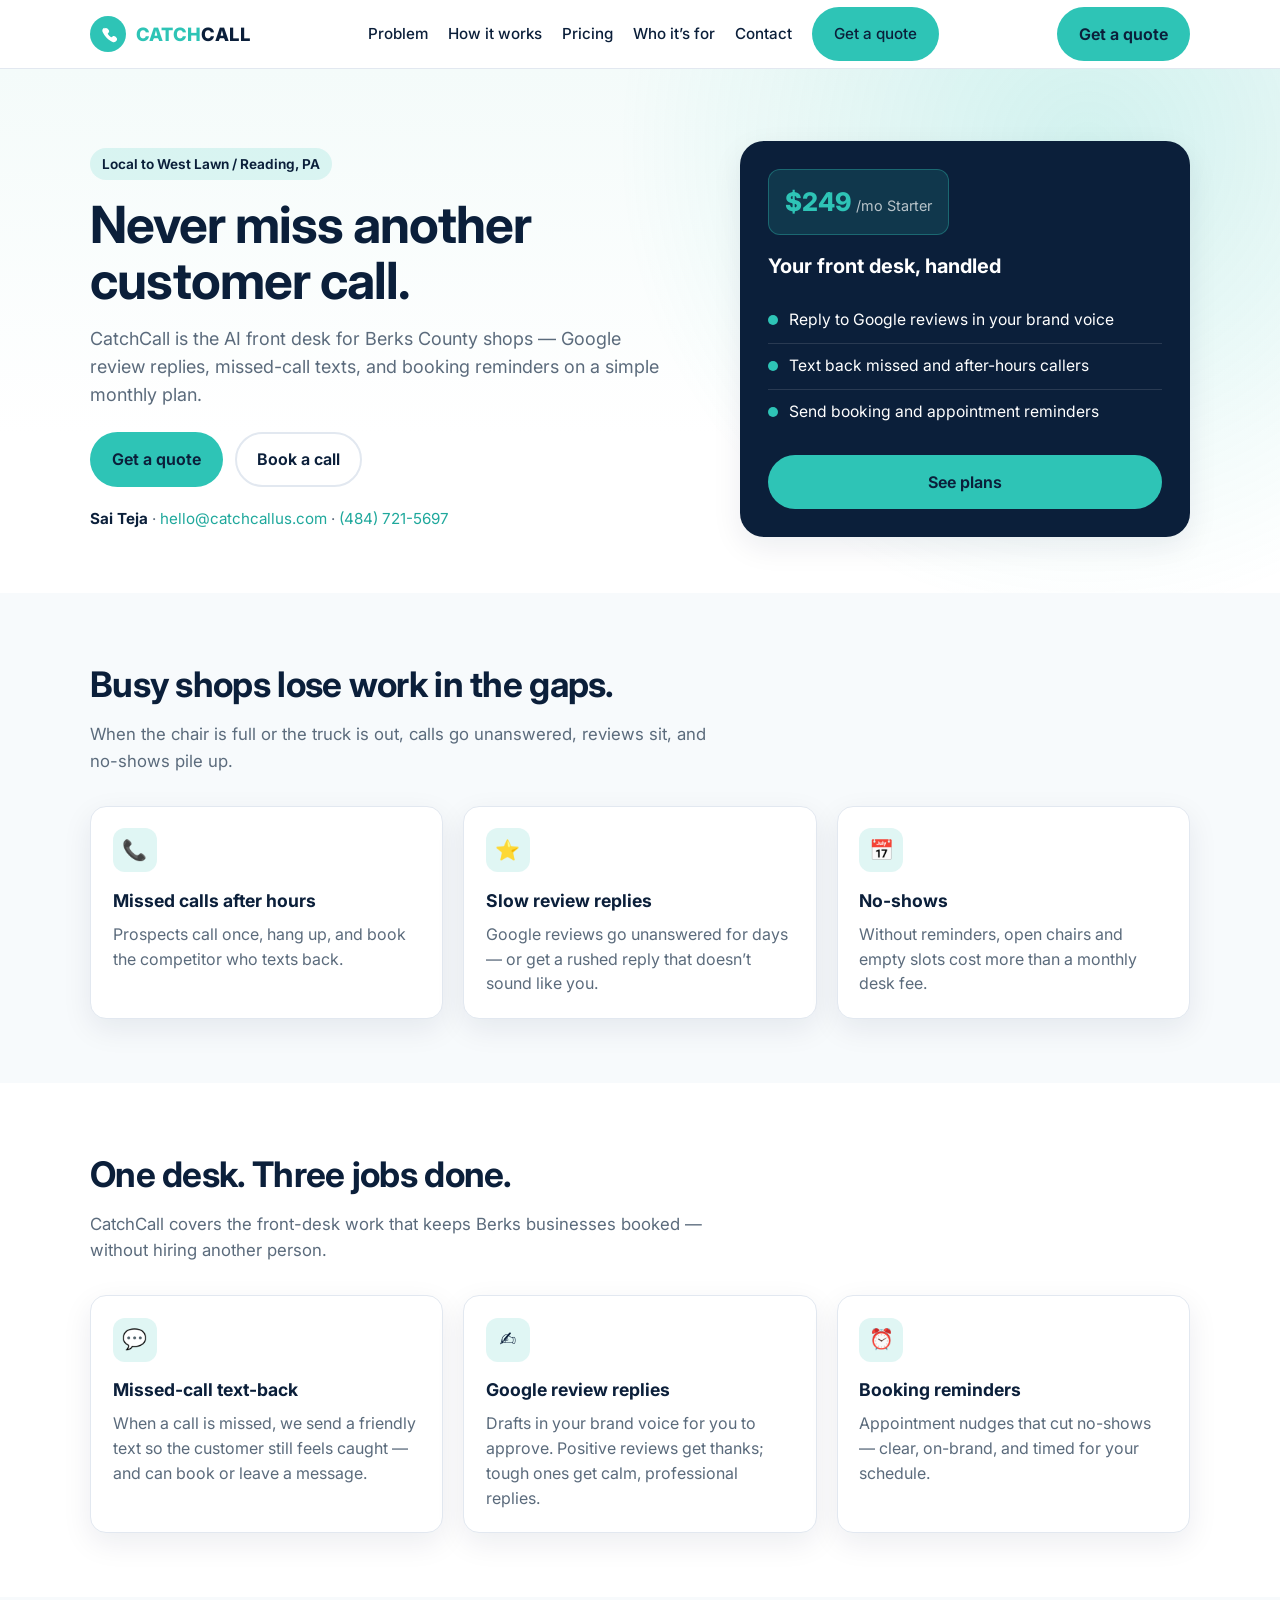
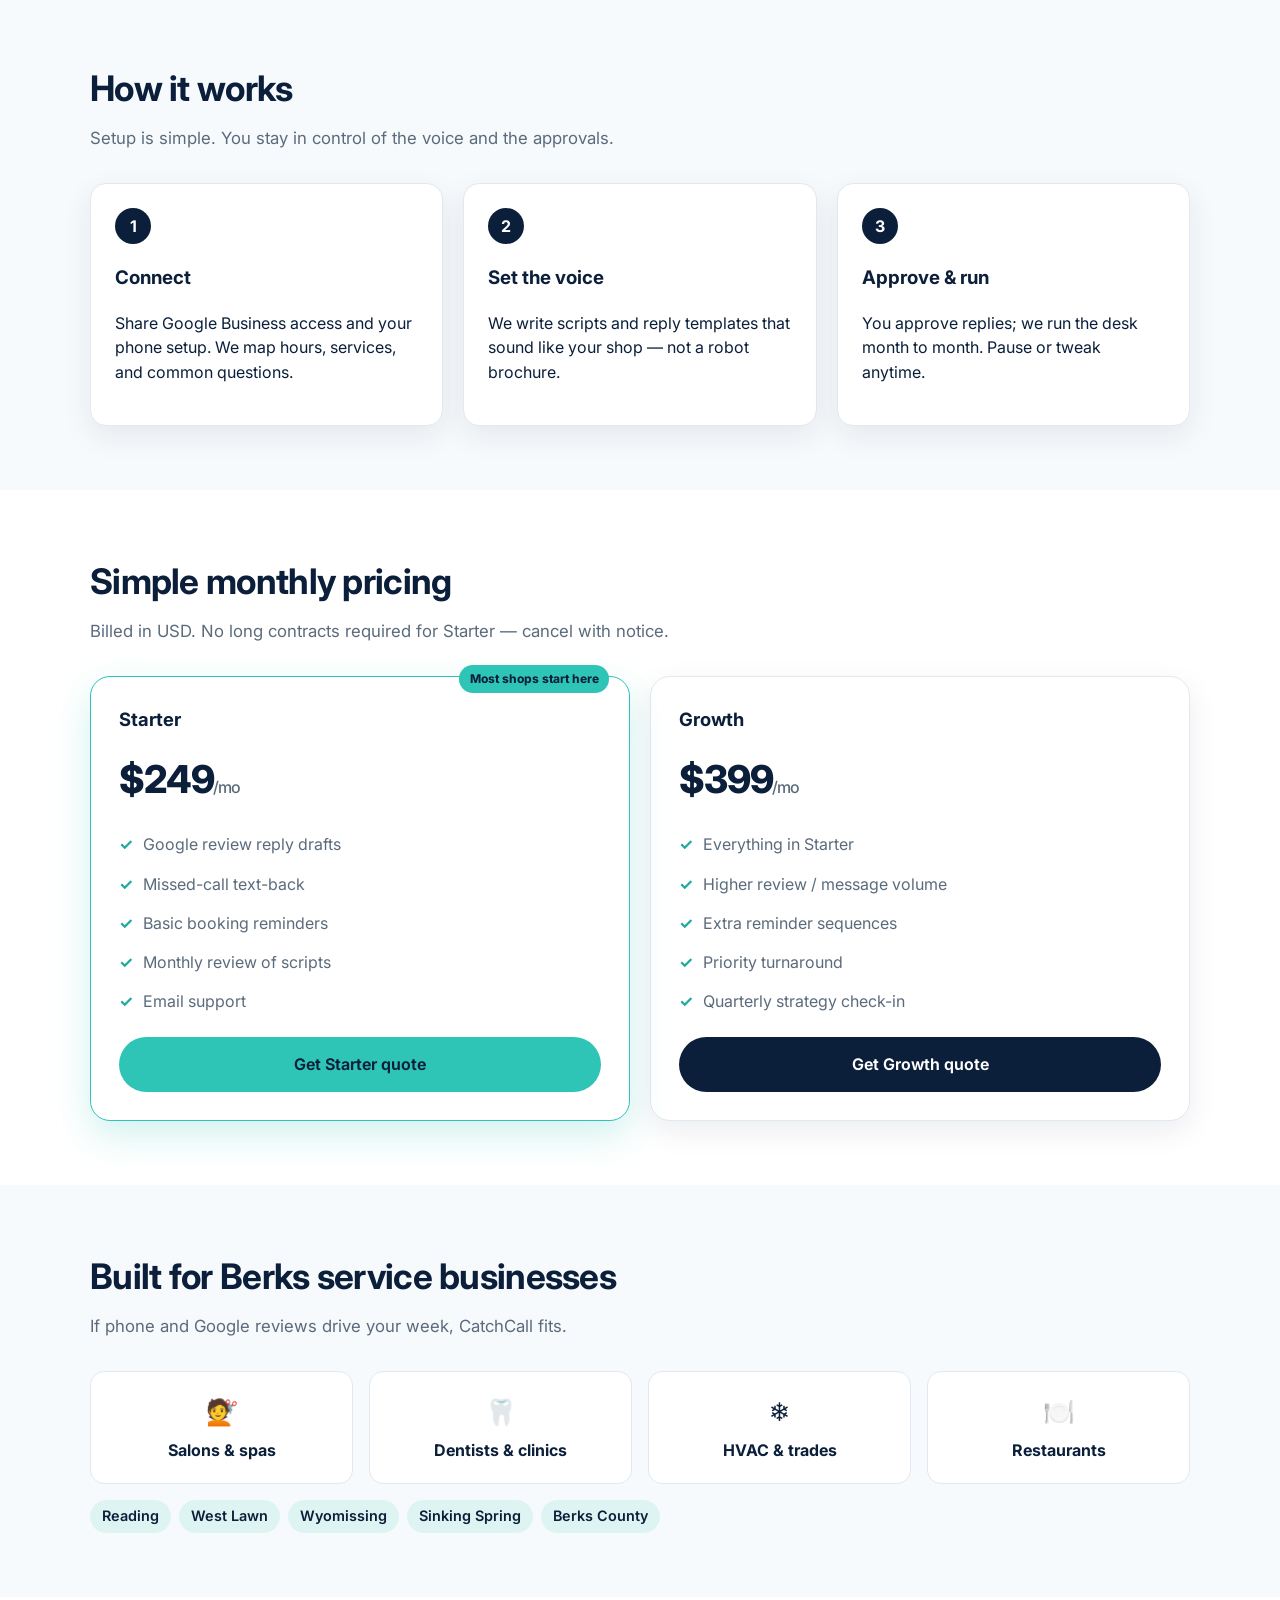
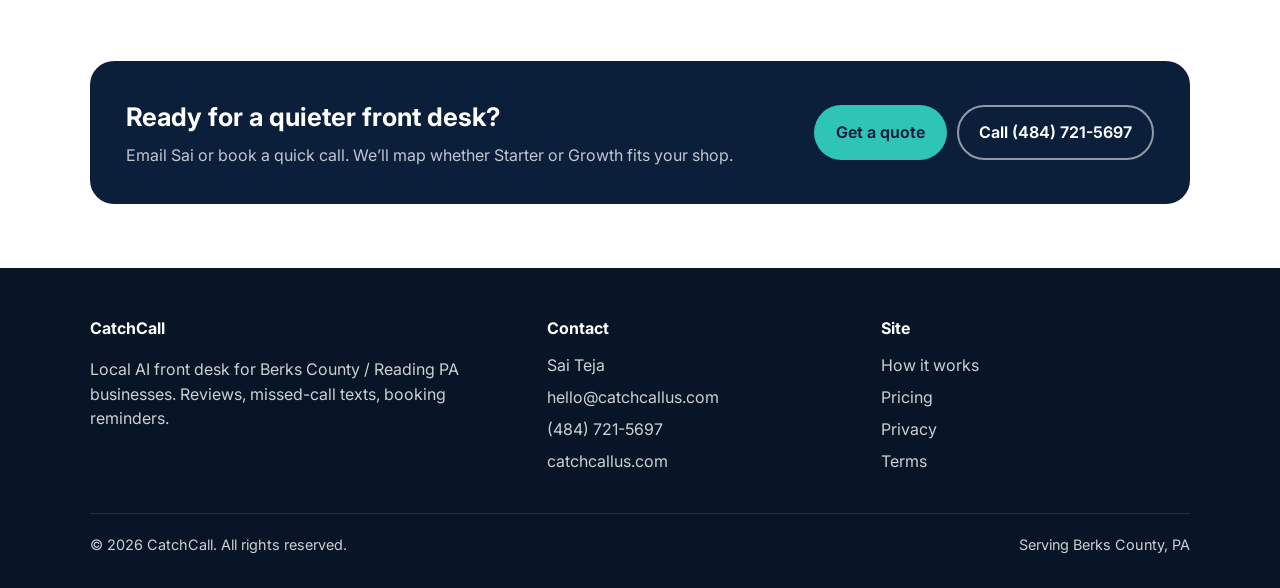
<file: index.html>
<!DOCTYPE html>
<html lang="en">
<head>
  <meta charset="utf-8" />
  <meta name="viewport" content="width=device-width, initial-scale=1" />
  <title>CatchCall | AI Front Desk for Berks County Businesses</title>
  <meta name="description" content="Never miss another customer call. CatchCall is the local AI front desk for Reading / Berks County shops — Google review replies, missed-call texts, and booking reminders from $249/mo." />
  <meta name="theme-color" content="#0B1F3A" />
  <link rel="canonical" href="https://catchcallus.com/" />
  <link rel="icon" href="assets/favicon.svg" type="image/svg+xml" />
  <meta property="og:type" content="website" />
  <meta property="og:url" content="https://catchcallus.com/" />
  <meta property="og:title" content="CatchCall | AI Front Desk for Berks County Businesses" />
  <meta property="og:description" content="Reviews, missed-call texts, and booking reminders for Reading / Berks shops. Starter from $249/mo." />
  <meta property="og:image" content="https://catchcallus.com/assets/og.png" />
  <meta name="twitter:card" content="summary_large_image" />
  <link rel="preconnect" href="https://fonts.googleapis.com" />
  <link rel="preconnect" href="https://fonts.gstatic.com" crossorigin />
  <link href="https://fonts.googleapis.com/css2?family=Inter:wght@400;500;600;700;800&display=swap" rel="stylesheet" />
  <link rel="stylesheet" href="css/styles.css" />
  <script type="application/ld+json">
  {
    "@context": "https://schema.org",
    "@type": "LocalBusiness",
    "name": "CatchCall",
    "url": "https://catchcallus.com",
    "email": "hello@catchcallus.com",
    "telephone": "+1-484-721-5697",
    "description": "Local AI front desk for Berks County / Reading PA small businesses.",
    "areaServed": ["Reading PA", "West Lawn PA", "Wyomissing PA", "Berks County PA"],
    "priceRange": "$$"
  }
  </script>
</head>
<body>
  <header class="site-header">
    <div class="container header-inner">
      <a class="logo" href="#top" aria-label="CatchCall home">
        <span class="logo-mark" aria-hidden="true">
          <svg viewBox="0 0 24 24" fill="none" xmlns="http://www.w3.org/2000/svg">
            <path fill="#FFFFFF" d="M7.2 4.8c1.1-1.1 2.9-1.1 4 0l1.5 1.5c1 1 1.1 2.6.2 3.7l-.9 1.1c-.3.4-.3.9 0 1.3.9 1.5 2.2 2.8 3.7 3.7.4.3.9.3 1.3 0l1.1-.9c1.1-.9 2.7-.8 3.7.2l1.5 1.5c1.1 1.1 1.1 2.9 0 4l-1 1c-1.1 1.1-2.7 1.4-4.1.8-2.8-1.2-5.5-3.2-7.8-5.5S5.9 11.7 4.7 8.9c-.6-1.4-.3-3 .8-4.1l1.7-1z"/>
          </svg>
        </span>
        <span class="logo-word"><span class="catch">CATCH</span><span class="call">CALL</span></span>
      </a>

      <button class="menu-toggle" type="button" aria-label="Open menu" aria-expanded="false" aria-controls="site-nav">
        <span></span><span></span><span></span>
      </button>

      <nav id="site-nav" class="nav" aria-label="Primary">
        <a href="#problem">Problem</a>
        <a href="#how">How it works</a>
        <a href="#pricing">Pricing</a>
        <a href="#who">Who it’s for</a>
        <a href="#contact">Contact</a>
        <a class="btn btn-primary nav-cta" href="mailto:hello@catchcallus.com?subject=CatchCall%20quote">Get a quote</a>
      </nav>

      <a class="btn btn-primary header-cta" href="mailto:hello@catchcallus.com?subject=CatchCall%20quote">Get a quote</a>
    </div>
  </header>

  <main id="top">
    <section class="hero">
      <div class="container hero-grid">
        <div>
          <div class="eyebrow">Local to West Lawn / Reading, PA</div>
          <h1>Never miss another customer call.</h1>
          <p class="lead">
            CatchCall is the AI front desk for Berks County shops — Google review replies,
            missed-call texts, and booking reminders on a simple monthly plan.
          </p>
          <div class="hero-actions">
            <a class="btn btn-primary" href="mailto:hello@catchcallus.com?subject=CatchCall%20quote">Get a quote</a>
            <a class="btn btn-outline" href="mailto:hello@catchcallus.com?subject=Book%20a%20CatchCall%20call">Book a call</a>
          </div>
          <p class="trust-line">
            <strong>Sai Teja</strong> ·
            <a href="mailto:hello@catchcallus.com">hello@catchcallus.com</a> ·
            <a href="tel:+14847215697">(484) 721-5697</a>
          </p>
        </div>

        <aside class="hero-card" aria-label="What CatchCall covers">
          <div class="price-chip">
            <span class="amount">$249</span>
            <span class="unit">/mo Starter</span>
          </div>
          <h2>Your front desk, handled</h2>
          <ul>
            <li><span class="dot" aria-hidden="true"></span><span>Reply to Google reviews in your brand voice</span></li>
            <li><span class="dot" aria-hidden="true"></span><span>Text back missed and after-hours callers</span></li>
            <li><span class="dot" aria-hidden="true"></span><span>Send booking and appointment reminders</span></li>
          </ul>
          <a class="btn btn-primary btn-block" href="#pricing">See plans</a>
        </aside>
      </div>
    </section>

    <section id="problem" class="section-alt">
      <div class="container">
        <div class="section-head">
          <h2>Busy shops lose work in the gaps.</h2>
          <p>When the chair is full or the truck is out, calls go unanswered, reviews sit, and no-shows pile up.</p>
        </div>
        <div class="grid-3">
          <article class="card">
            <div class="icon" aria-hidden="true">📞</div>
            <h3>Missed calls after hours</h3>
            <p>Prospects call once, hang up, and book the competitor who texts back.</p>
          </article>
          <article class="card">
            <div class="icon" aria-hidden="true">⭐</div>
            <h3>Slow review replies</h3>
            <p>Google reviews go unanswered for days — or get a rushed reply that doesn’t sound like you.</p>
          </article>
          <article class="card">
            <div class="icon" aria-hidden="true">📅</div>
            <h3>No-shows</h3>
            <p>Without reminders, open chairs and empty slots cost more than a monthly desk fee.</p>
          </article>
        </div>
      </div>
    </section>

    <section id="solution">
      <div class="container">
        <div class="section-head">
          <h2>One desk. Three jobs done.</h2>
          <p>CatchCall covers the front-desk work that keeps Berks businesses booked — without hiring another person.</p>
        </div>
        <div class="grid-3">
          <article class="card">
            <div class="icon" aria-hidden="true">💬</div>
            <h3>Missed-call text-back</h3>
            <p>When a call is missed, we send a friendly text so the customer still feels caught — and can book or leave a message.</p>
          </article>
          <article class="card">
            <div class="icon" aria-hidden="true">✍️</div>
            <h3>Google review replies</h3>
            <p>Drafts in your brand voice for you to approve. Positive reviews get thanks; tough ones get calm, professional replies.</p>
          </article>
          <article class="card">
            <div class="icon" aria-hidden="true">⏰</div>
            <h3>Booking reminders</h3>
            <p>Appointment nudges that cut no-shows — clear, on-brand, and timed for your schedule.</p>
          </article>
        </div>
      </div>
    </section>

    <section id="how" class="section-alt">
      <div class="container">
        <div class="section-head">
          <h2>How it works</h2>
          <p>Setup is simple. You stay in control of the voice and the approvals.</p>
        </div>
        <div class="grid-3">
          <article class="step">
            <div class="step-num">1</div>
            <h3>Connect</h3>
            <p>Share Google Business access and your phone setup. We map hours, services, and common questions.</p>
          </article>
          <article class="step">
            <div class="step-num">2</div>
            <h3>Set the voice</h3>
            <p>We write scripts and reply templates that sound like your shop — not a robot brochure.</p>
          </article>
          <article class="step">
            <div class="step-num">3</div>
            <h3>Approve &amp; run</h3>
            <p>You approve replies; we run the desk month to month. Pause or tweak anytime.</p>
          </article>
        </div>
      </div>
    </section>

    <section id="pricing">
      <div class="container">
        <div class="section-head">
          <h2>Simple monthly pricing</h2>
          <p>Billed in USD. No long contracts required for Starter — cancel with notice.</p>
        </div>
        <div class="grid-2">
          <article class="price-card featured">
            <span class="badge">Most shops start here</span>
            <h3 class="plan-name">Starter</h3>
            <p class="plan-price">$249<span>/mo</span></p>
            <ul class="plan-list">
              <li>Google review reply drafts</li>
              <li>Missed-call text-back</li>
              <li>Basic booking reminders</li>
              <li>Monthly review of scripts</li>
              <li>Email support</li>
            </ul>
            <a class="btn btn-primary btn-block" href="mailto:hello@catchcallus.com?subject=Starter%20plan%20quote">Get Starter quote</a>
          </article>
          <article class="price-card">
            <h3 class="plan-name">Growth</h3>
            <p class="plan-price">$399<span>/mo</span></p>
            <ul class="plan-list">
              <li>Everything in Starter</li>
              <li>Higher review / message volume</li>
              <li>Extra reminder sequences</li>
              <li>Priority turnaround</li>
              <li>Quarterly strategy check-in</li>
            </ul>
            <a class="btn btn-navy btn-block" href="mailto:hello@catchcallus.com?subject=Growth%20plan%20quote">Get Growth quote</a>
          </article>
        </div>
      </div>
    </section>

    <section id="who" class="section-alt">
      <div class="container">
        <div class="section-head">
          <h2>Built for Berks service businesses</h2>
          <p>If phone and Google reviews drive your week, CatchCall fits.</p>
        </div>
        <div class="grid-4">
          <div class="industry"><div class="emoji" aria-hidden="true">💇</div><h3>Salons &amp; spas</h3></div>
          <div class="industry"><div class="emoji" aria-hidden="true">🦷</div><h3>Dentists &amp; clinics</h3></div>
          <div class="industry"><div class="emoji" aria-hidden="true">❄️</div><h3>HVAC &amp; trades</h3></div>
          <div class="industry"><div class="emoji" aria-hidden="true">🍽️</div><h3>Restaurants</h3></div>
        </div>
        <div class="area-list" aria-label="Service area">
          <span class="chip">Reading</span>
          <span class="chip">West Lawn</span>
          <span class="chip">Wyomissing</span>
          <span class="chip">Sinking Spring</span>
          <span class="chip">Berks County</span>
        </div>
      </div>
    </section>

    <section id="contact">
      <div class="container">
        <div class="cta-band">
          <div>
            <h2>Ready for a quieter front desk?</h2>
            <p>Email Sai or book a quick call. We’ll map whether Starter or Growth fits your shop.</p>
          </div>
          <div class="cta-actions">
            <a class="btn btn-primary" href="mailto:hello@catchcallus.com?subject=CatchCall%20quote">Get a quote</a>
            <a class="btn btn-secondary" href="tel:+14847215697">Call (484) 721-5697</a>
          </div>
        </div>
      </div>
    </section>
  </main>

  <footer class="site-footer" id="footer">
    <div class="container">
      <div class="footer-grid">
        <div>
          <h3>CatchCall</h3>
          <p>Local AI front desk for Berks County / Reading PA businesses. Reviews, missed-call texts, booking reminders.</p>
        </div>
        <div>
          <h3>Contact</h3>
          <ul>
            <li>Sai Teja</li>
            <li><a href="mailto:hello@catchcallus.com">hello@catchcallus.com</a></li>
            <li><a href="tel:+14847215697">(484) 721-5697</a></li>
            <li><a href="https://catchcallus.com">catchcallus.com</a></li>
          </ul>
        </div>
        <div>
          <h3>Site</h3>
          <ul>
            <li><a href="#how">How it works</a></li>
            <li><a href="#pricing">Pricing</a></li>
            <li><a href="privacy.html">Privacy</a></li>
            <li><a href="terms.html">Terms</a></li>
          </ul>
        </div>
      </div>
      <div class="footer-bottom">
        <span>© <span id="year">2026</span> CatchCall. All rights reserved.</span>
        <span>Serving Berks County, PA</span>
      </div>
    </div>
  </footer>

  <script src="js/main.js"></script>
  <script>document.getElementById("year").textContent = new Date().getFullYear();</script>
</body>
</html>
</file>
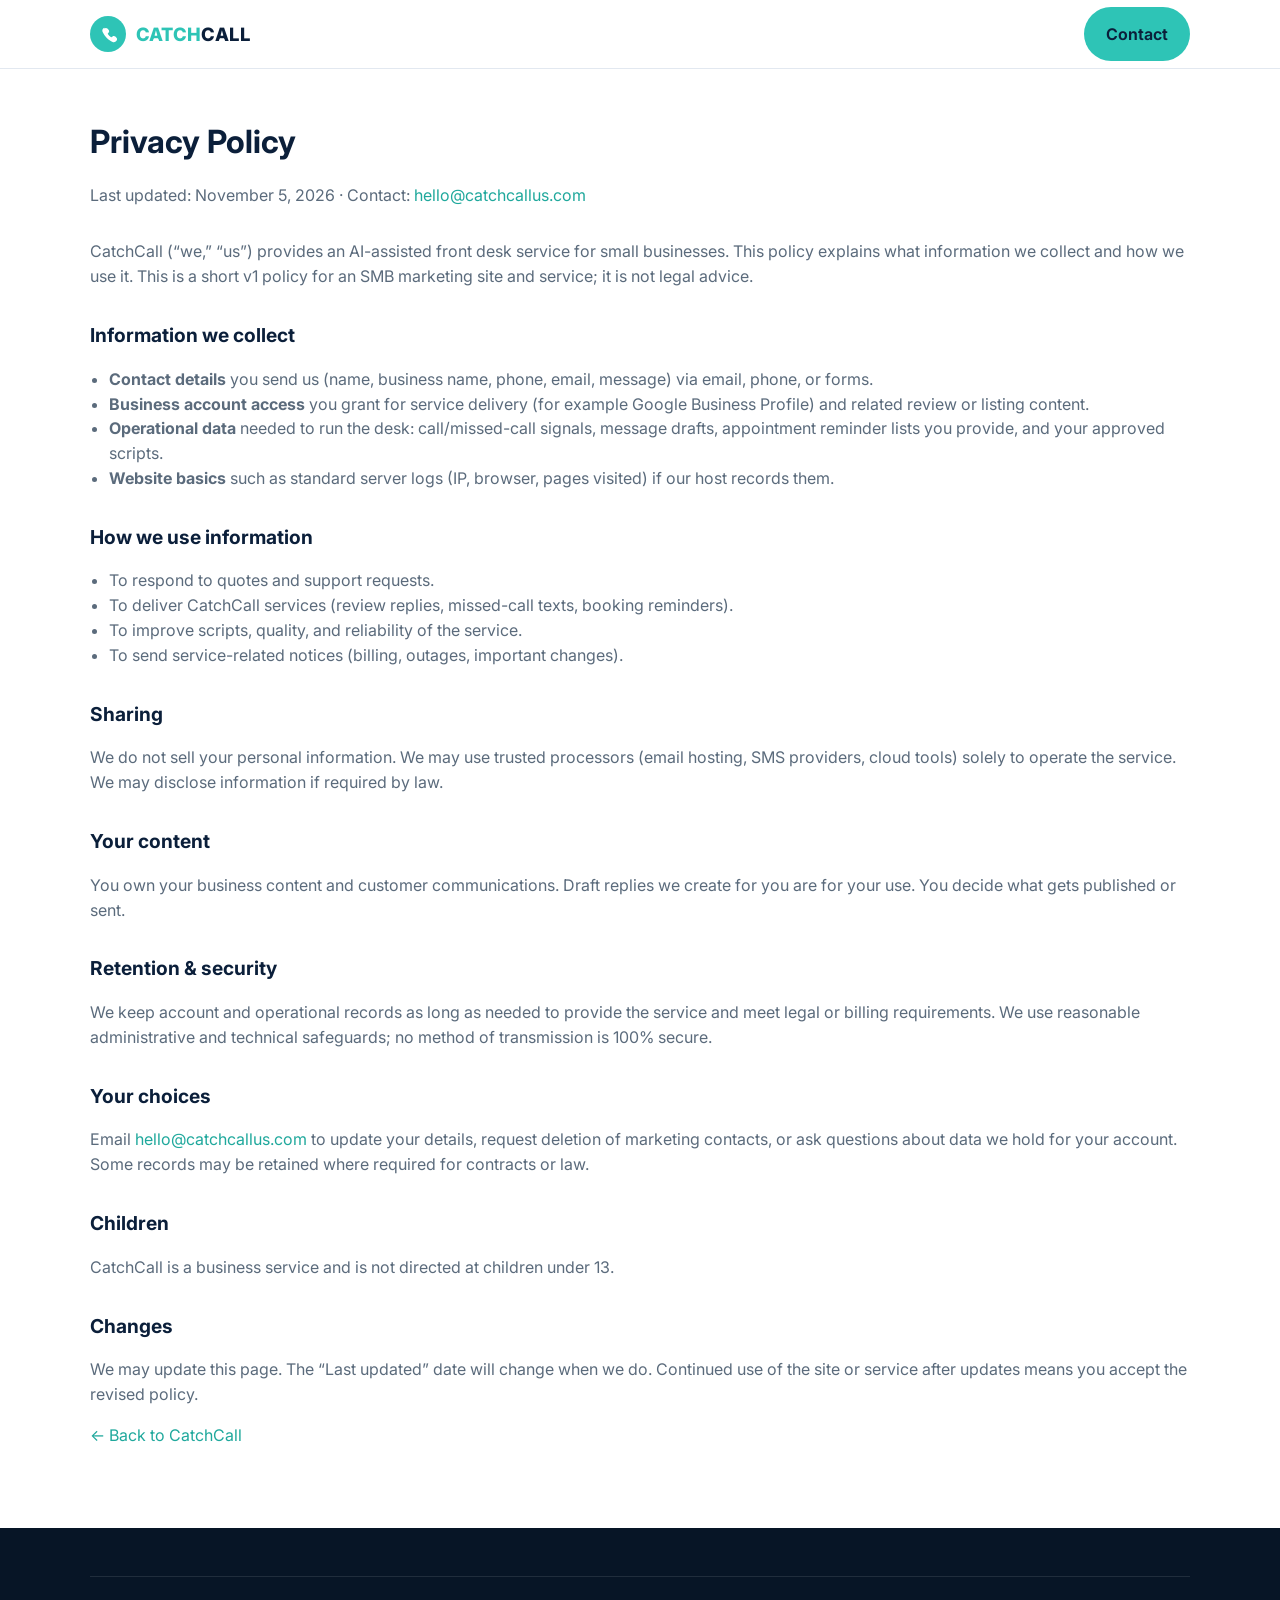
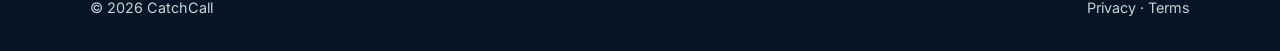
<file: privacy.html>
<!DOCTYPE html>
<html lang="en">
<head>
  <meta charset="utf-8" />
  <meta name="viewport" content="width=device-width, initial-scale=1" />
  <title>Privacy Policy | CatchCall</title>
  <meta name="description" content="CatchCall privacy policy — how we collect and use information for our Berks County AI front desk service." />
  <link rel="icon" href="assets/favicon.svg" type="image/svg+xml" />
  <link rel="preconnect" href="https://fonts.googleapis.com" />
  <link rel="preconnect" href="https://fonts.gstatic.com" crossorigin />
  <link href="https://fonts.googleapis.com/css2?family=Inter:wght@400;500;600;700;800&display=swap" rel="stylesheet" />
  <link rel="stylesheet" href="css/styles.css" />
</head>
<body>
  <header class="site-header">
    <div class="container header-inner">
      <a class="logo" href="index.html" aria-label="CatchCall home">
        <span class="logo-mark" aria-hidden="true">
          <svg viewBox="0 0 24 24" fill="none" xmlns="http://www.w3.org/2000/svg">
            <path fill="#FFFFFF" d="M7.2 4.8c1.1-1.1 2.9-1.1 4 0l1.5 1.5c1 1 1.1 2.6.2 3.7l-.9 1.1c-.3.4-.3.9 0 1.3.9 1.5 2.2 2.8 3.7 3.7.4.3.9.3 1.3 0l1.1-.9c1.1-.9 2.7-.8 3.7.2l1.5 1.5c1.1 1.1 1.1 2.9 0 4l-1 1c-1.1 1.1-2.7 1.4-4.1.8-2.8-1.2-5.5-3.2-7.8-5.5S5.9 11.7 4.7 8.9c-.6-1.4-.3-3 .8-4.1l1.7-1z"/>
          </svg>
        </span>
        <span class="logo-word"><span class="catch">CATCH</span><span class="call">CALL</span></span>
      </a>
      <a class="btn btn-primary" href="index.html#contact">Contact</a>
    </div>
  </header>

  <main class="legal container">
    <h1>Privacy Policy</h1>
    <p class="meta">Last updated: November 5, 2026 · Contact: <a href="mailto:hello@catchcallus.com">hello@catchcallus.com</a></p>

    <p>CatchCall (“we,” “us”) provides an AI-assisted front desk service for small businesses. This policy explains what information we collect and how we use it. This is a short v1 policy for an SMB marketing site and service; it is not legal advice.</p>

    <h2>Information we collect</h2>
    <ul>
      <li><strong>Contact details</strong> you send us (name, business name, phone, email, message) via email, phone, or forms.</li>
      <li><strong>Business account access</strong> you grant for service delivery (for example Google Business Profile) and related review or listing content.</li>
      <li><strong>Operational data</strong> needed to run the desk: call/missed-call signals, message drafts, appointment reminder lists you provide, and your approved scripts.</li>
      <li><strong>Website basics</strong> such as standard server logs (IP, browser, pages visited) if our host records them.</li>
    </ul>

    <h2>How we use information</h2>
    <ul>
      <li>To respond to quotes and support requests.</li>
      <li>To deliver CatchCall services (review replies, missed-call texts, booking reminders).</li>
      <li>To improve scripts, quality, and reliability of the service.</li>
      <li>To send service-related notices (billing, outages, important changes).</li>
    </ul>

    <h2>Sharing</h2>
    <p>We do not sell your personal information. We may use trusted processors (email hosting, SMS providers, cloud tools) solely to operate the service. We may disclose information if required by law.</p>

    <h2>Your content</h2>
    <p>You own your business content and customer communications. Draft replies we create for you are for your use. You decide what gets published or sent.</p>

    <h2>Retention &amp; security</h2>
    <p>We keep account and operational records as long as needed to provide the service and meet legal or billing requirements. We use reasonable administrative and technical safeguards; no method of transmission is 100% secure.</p>

    <h2>Your choices</h2>
    <p>Email <a href="mailto:hello@catchcallus.com">hello@catchcallus.com</a> to update your details, request deletion of marketing contacts, or ask questions about data we hold for your account. Some records may be retained where required for contracts or law.</p>

    <h2>Children</h2>
    <p>CatchCall is a business service and is not directed at children under 13.</p>

    <h2>Changes</h2>
    <p>We may update this page. The “Last updated” date will change when we do. Continued use of the site or service after updates means you accept the revised policy.</p>

    <p><a href="index.html">← Back to CatchCall</a></p>
  </main>

  <footer class="site-footer">
    <div class="container footer-bottom">
      <span>© 2026 CatchCall</span>
      <span><a href="privacy.html">Privacy</a> · <a href="terms.html">Terms</a></span>
    </div>
  </footer>
</body>
</html>
</file>
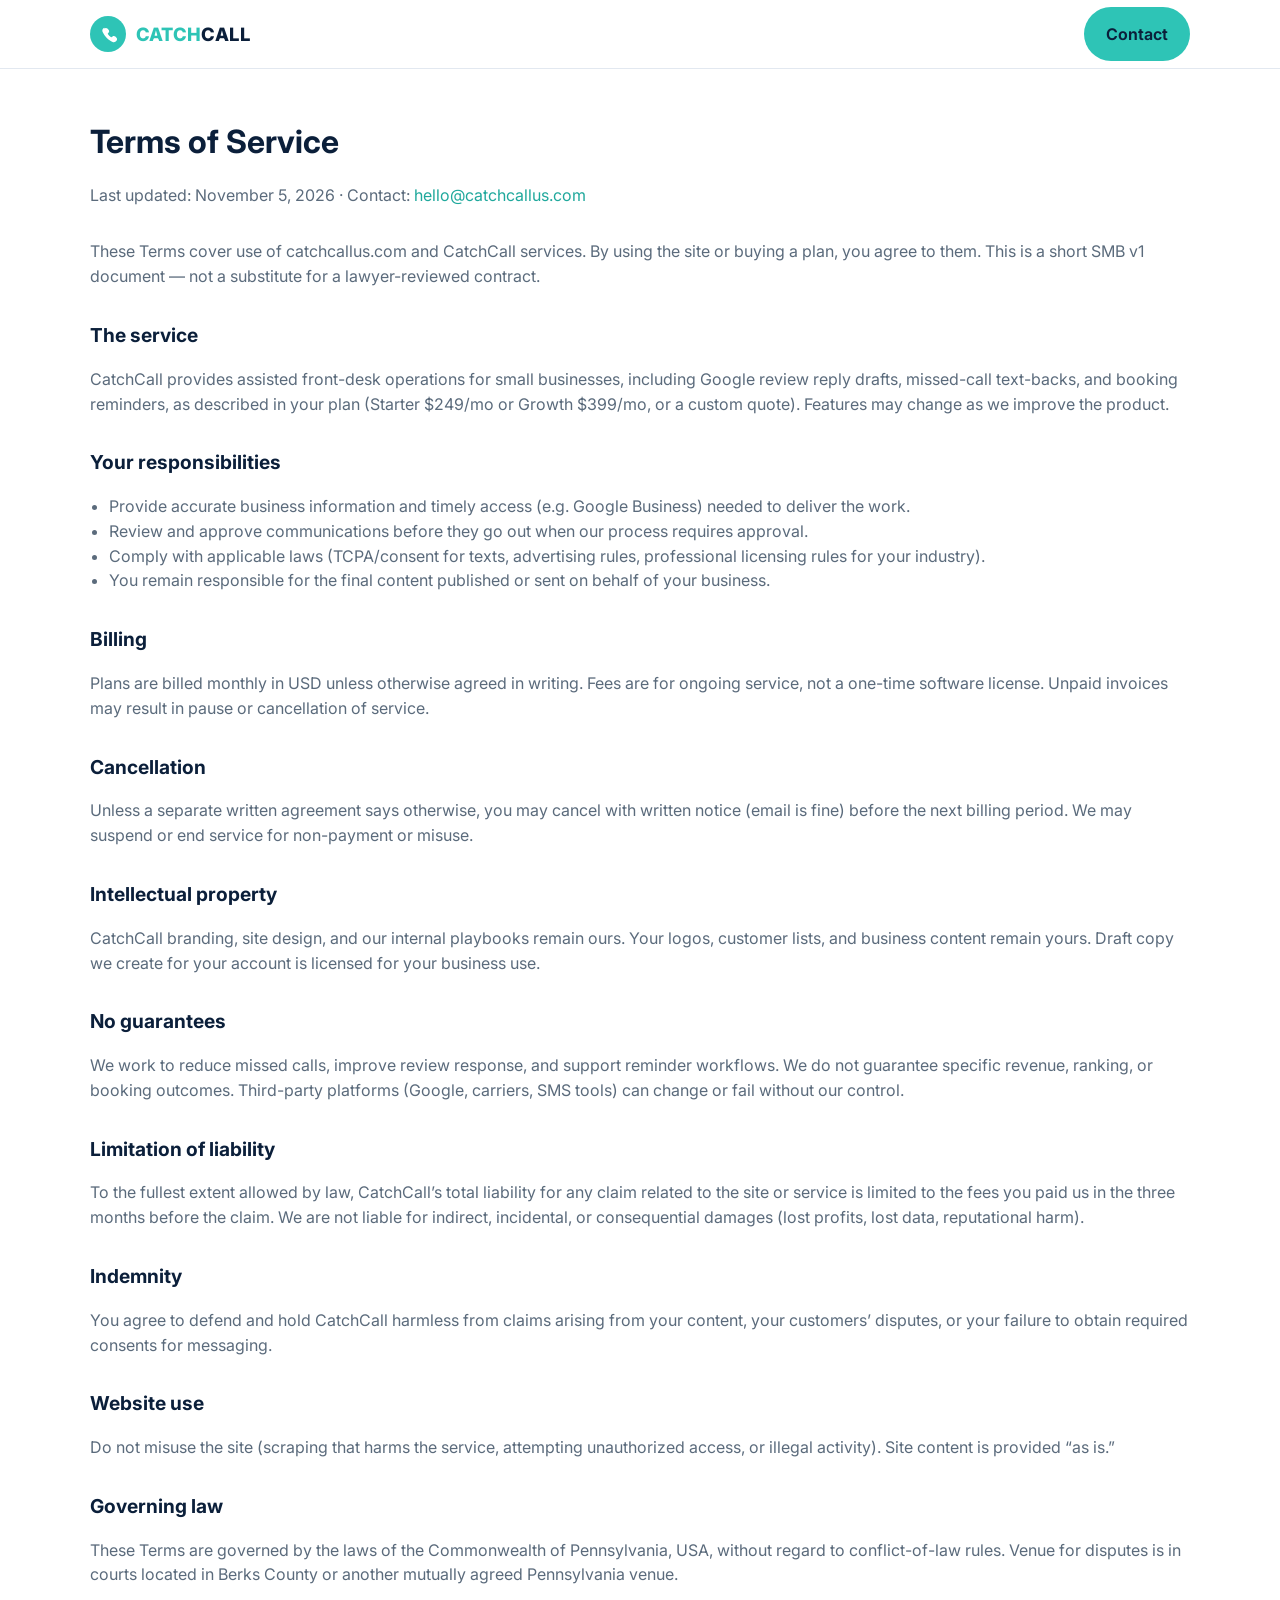
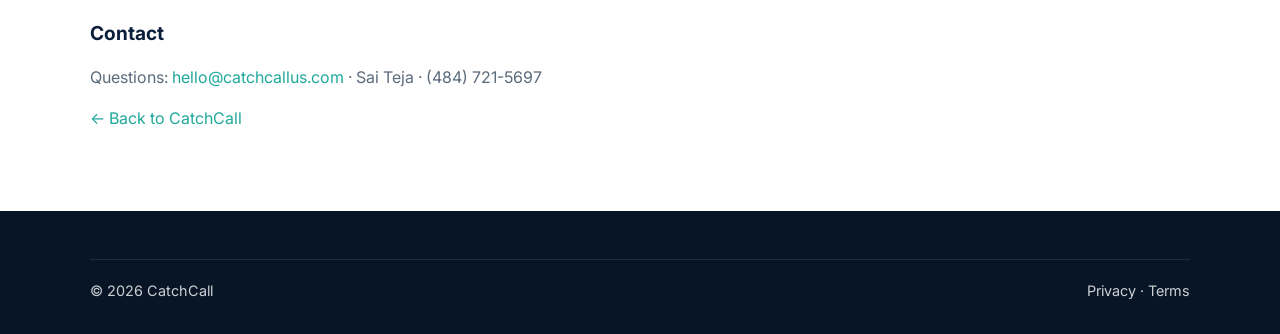
<file: terms.html>
<!DOCTYPE html>
<html lang="en">
<head>
  <meta charset="utf-8" />
  <meta name="viewport" content="width=device-width, initial-scale=1" />
  <title>Terms of Service | CatchCall</title>
  <meta name="description" content="CatchCall terms of service for the Berks County AI front desk monthly retainer." />
  <link rel="icon" href="assets/favicon.svg" type="image/svg+xml" />
  <link rel="preconnect" href="https://fonts.googleapis.com" />
  <link rel="preconnect" href="https://fonts.gstatic.com" crossorigin />
  <link href="https://fonts.googleapis.com/css2?family=Inter:wght@400;500;600;700;800&display=swap" rel="stylesheet" />
  <link rel="stylesheet" href="css/styles.css" />
</head>
<body>
  <header class="site-header">
    <div class="container header-inner">
      <a class="logo" href="index.html" aria-label="CatchCall home">
        <span class="logo-mark" aria-hidden="true">
          <svg viewBox="0 0 24 24" fill="none" xmlns="http://www.w3.org/2000/svg">
            <path fill="#FFFFFF" d="M7.2 4.8c1.1-1.1 2.9-1.1 4 0l1.5 1.5c1 1 1.1 2.6.2 3.7l-.9 1.1c-.3.4-.3.9 0 1.3.9 1.5 2.2 2.8 3.7 3.7.4.3.9.3 1.3 0l1.1-.9c1.1-.9 2.7-.8 3.7.2l1.5 1.5c1.1 1.1 1.1 2.9 0 4l-1 1c-1.1 1.1-2.7 1.4-4.1.8-2.8-1.2-5.5-3.2-7.8-5.5S5.9 11.7 4.7 8.9c-.6-1.4-.3-3 .8-4.1l1.7-1z"/>
          </svg>
        </span>
        <span class="logo-word"><span class="catch">CATCH</span><span class="call">CALL</span></span>
      </a>
      <a class="btn btn-primary" href="index.html#contact">Contact</a>
    </div>
  </header>

  <main class="legal container">
    <h1>Terms of Service</h1>
    <p class="meta">Last updated: November 5, 2026 · Contact: <a href="mailto:hello@catchcallus.com">hello@catchcallus.com</a></p>

    <p>These Terms cover use of catchcallus.com and CatchCall services. By using the site or buying a plan, you agree to them. This is a short SMB v1 document — not a substitute for a lawyer-reviewed contract.</p>

    <h2>The service</h2>
    <p>CatchCall provides assisted front-desk operations for small businesses, including Google review reply drafts, missed-call text-backs, and booking reminders, as described in your plan (Starter $249/mo or Growth $399/mo, or a custom quote). Features may change as we improve the product.</p>

    <h2>Your responsibilities</h2>
    <ul>
      <li>Provide accurate business information and timely access (e.g. Google Business) needed to deliver the work.</li>
      <li>Review and approve communications before they go out when our process requires approval.</li>
      <li>Comply with applicable laws (TCPA/consent for texts, advertising rules, professional licensing rules for your industry).</li>
      <li>You remain responsible for the final content published or sent on behalf of your business.</li>
    </ul>

    <h2>Billing</h2>
    <p>Plans are billed monthly in USD unless otherwise agreed in writing. Fees are for ongoing service, not a one-time software license. Unpaid invoices may result in pause or cancellation of service.</p>

    <h2>Cancellation</h2>
    <p>Unless a separate written agreement says otherwise, you may cancel with written notice (email is fine) before the next billing period. We may suspend or end service for non-payment or misuse.</p>

    <h2>Intellectual property</h2>
    <p>CatchCall branding, site design, and our internal playbooks remain ours. Your logos, customer lists, and business content remain yours. Draft copy we create for your account is licensed for your business use.</p>

    <h2>No guarantees</h2>
    <p>We work to reduce missed calls, improve review response, and support reminder workflows. We do not guarantee specific revenue, ranking, or booking outcomes. Third-party platforms (Google, carriers, SMS tools) can change or fail without our control.</p>

    <h2>Limitation of liability</h2>
    <p>To the fullest extent allowed by law, CatchCall’s total liability for any claim related to the site or service is limited to the fees you paid us in the three months before the claim. We are not liable for indirect, incidental, or consequential damages (lost profits, lost data, reputational harm).</p>

    <h2>Indemnity</h2>
    <p>You agree to defend and hold CatchCall harmless from claims arising from your content, your customers’ disputes, or your failure to obtain required consents for messaging.</p>

    <h2>Website use</h2>
    <p>Do not misuse the site (scraping that harms the service, attempting unauthorized access, or illegal activity). Site content is provided “as is.”</p>

    <h2>Governing law</h2>
    <p>These Terms are governed by the laws of the Commonwealth of Pennsylvania, USA, without regard to conflict-of-law rules. Venue for disputes is in courts located in Berks County or another mutually agreed Pennsylvania venue.</p>

    <h2>Contact</h2>
    <p>Questions: <a href="mailto:hello@catchcallus.com">hello@catchcallus.com</a> · Sai Teja · (484) 721-5697</p>

    <p><a href="index.html">← Back to CatchCall</a></p>
  </main>

  <footer class="site-footer">
    <div class="container footer-bottom">
      <span>© 2026 CatchCall</span>
      <span><a href="privacy.html">Privacy</a> · <a href="terms.html">Terms</a></span>
    </div>
  </footer>
</body>
</html>
</file>
<file: css/styles.css>
:root {
  --navy: #0B1F3A;
  --teal: #2EC4B6;
  --teal-dark: #1FA89C;
  --white: #ffffff;
  --off-white: #F7FAFC;
  --muted: #5B6B7C;
  --border: #E2E8F0;
  --shadow: 0 10px 30px rgba(11, 31, 58, 0.08);
  --radius: 16px;
  --max: 1100px;
  --font: Inter, system-ui, -apple-system, "Segoe UI", Roboto, Helvetica, Arial, sans-serif;
}

*, *::before, *::after { box-sizing: border-box; }
html { scroll-behavior: smooth; }
body {
  margin: 0;
  font-family: var(--font);
  color: var(--navy);
  background: var(--white);
  line-height: 1.55;
  -webkit-font-smoothing: antialiased;
}
img, svg { display: block; max-width: 100%; }
a { color: var(--teal-dark); text-decoration: none; }
a:hover { text-decoration: underline; }
.container { width: min(100% - 2rem, var(--max)); margin-inline: auto; }
.sr-only {
  position: absolute; width: 1px; height: 1px; padding: 0; margin: -1px;
  overflow: hidden; clip: rect(0,0,0,0); border: 0;
}

/* Header */
.site-header {
  position: sticky; top: 0; z-index: 50;
  background: rgba(255,255,255,0.92);
  backdrop-filter: blur(10px);
  border-bottom: 1px solid var(--border);
}
.header-inner {
  display: flex; align-items: center; justify-content: space-between;
  min-height: 68px; gap: 1rem;
}
.logo { display: inline-flex; align-items: center; gap: 0.6rem; text-decoration: none; }
.logo img { height: 36px; width: auto; }
.logo-mark {
  width: 36px; height: 36px; border-radius: 50%;
  background: var(--teal); display: grid; place-items: center; flex-shrink: 0;
}
.logo-mark svg { width: 18px; height: 18px; }
.logo-word { font-weight: 800; font-size: 1.15rem; letter-spacing: 0.02em; }
.logo-word .catch { color: var(--teal); }
.logo-word .call { color: var(--navy); }

.nav { display: flex; align-items: center; gap: 1.25rem; }
.nav a { color: var(--navy); font-weight: 500; font-size: 0.95rem; text-decoration: none; }
.nav a:hover { color: var(--teal-dark); }
.nav-cta { display: none; }

.menu-toggle {
  display: none; border: 1px solid var(--border); background: var(--white);
  border-radius: 10px; padding: 0.45rem 0.65rem; cursor: pointer;
}
.menu-toggle span {
  display: block; width: 20px; height: 2px; background: var(--navy); margin: 4px 0;
}

/* Buttons */
.btn {
  display: inline-flex; align-items: center; justify-content: center; gap: 0.4rem;
  border-radius: 999px; padding: 0.8rem 1.25rem; font-weight: 650;
  border: 2px solid transparent; cursor: pointer; text-decoration: none;
  transition: transform .15s ease, background .15s ease, color .15s ease, border-color .15s ease;
}
.btn:hover { text-decoration: none; transform: translateY(-1px); }
.btn-primary { background: var(--teal); color: var(--navy); }
.btn-primary:hover { background: var(--teal-dark); color: var(--white); }
.btn-secondary { background: transparent; color: var(--white); border-color: rgba(255,255,255,0.55); }
.btn-secondary:hover { background: rgba(255,255,255,0.1); }
.btn-outline {
  background: var(--white); color: var(--navy); border-color: var(--border);
}
.btn-outline:hover { border-color: var(--teal); color: var(--teal-dark); }
.btn-navy { background: var(--navy); color: var(--white); }
.btn-navy:hover { background: #16325a; }
.btn-block { width: 100%; }

/* Hero */
.hero {
  background:
    radial-gradient(circle at 85% 15%, rgba(46,196,182,0.18), transparent 40%),
    linear-gradient(180deg, #F4FBFA 0%, #FFFFFF 70%);
  padding: 4.5rem 0 3.5rem;
}
.hero-grid {
  display: grid; gap: 2.5rem; align-items: center;
  grid-template-columns: 1.15fr 0.85fr;
}
.eyebrow {
  display: inline-flex; align-items: center; gap: 0.45rem;
  background: rgba(46,196,182,0.15); color: var(--navy);
  font-weight: 650; font-size: 0.85rem; padding: 0.35rem 0.75rem;
  border-radius: 999px; margin-bottom: 1rem;
}
.hero h1 {
  font-size: clamp(2.1rem, 4vw, 3.2rem);
  line-height: 1.1; margin: 0 0 1rem; letter-spacing: -0.02em;
}
.hero .lead {
  font-size: 1.125rem; color: var(--muted); max-width: 36rem; margin: 0 0 1.5rem;
}
.hero-actions { display: flex; flex-wrap: wrap; gap: 0.75rem; margin-bottom: 1.25rem; }
.trust-line { color: var(--muted); font-size: 0.95rem; margin: 0; }
.trust-line strong { color: var(--navy); }

.hero-card {
  background: var(--navy); color: var(--white); border-radius: 24px;
  padding: 1.75rem; box-shadow: var(--shadow);
}
.hero-card h2 { margin: 0 0 1rem; font-size: 1.25rem; }
.hero-card ul { list-style: none; padding: 0; margin: 0 0 1.25rem; }
.hero-card li {
  display: flex; gap: 0.7rem; align-items: flex-start;
  padding: 0.65rem 0; border-top: 1px solid rgba(255,255,255,0.12);
  font-size: 0.98rem;
}
.hero-card li:first-child { border-top: 0; }
.dot {
  width: 10px; height: 10px; border-radius: 50%; background: var(--teal);
  margin-top: 0.45rem; flex-shrink: 0;
}
.price-chip {
  display: inline-flex; align-items: baseline; gap: 0.35rem;
  background: rgba(46,196,182,0.15); border: 1px solid rgba(46,196,182,0.35);
  border-radius: 12px; padding: 0.75rem 1rem; margin-bottom: 1rem;
}
.price-chip .amount { font-size: 1.6rem; font-weight: 800; color: var(--teal); }
.price-chip .unit { color: rgba(255,255,255,0.7); font-size: 0.9rem; }

/* Sections */
section { padding: 4rem 0; }
.section-alt { background: var(--off-white); }
.section-head { max-width: 40rem; margin-bottom: 2rem; }
.section-head h2 {
  font-size: clamp(1.6rem, 3vw, 2.2rem); margin: 0 0 0.6rem; letter-spacing: -0.02em;
}
.section-head p { margin: 0; color: var(--muted); font-size: 1.05rem; }

.grid-3 { display: grid; gap: 1.25rem; grid-template-columns: repeat(3, 1fr); }
.grid-2 { display: grid; gap: 1.25rem; grid-template-columns: repeat(2, 1fr); }
.grid-4 { display: grid; gap: 1rem; grid-template-columns: repeat(4, 1fr); }

.card {
  background: var(--white); border: 1px solid var(--border);
  border-radius: var(--radius); padding: 1.35rem; box-shadow: var(--shadow);
}
.card h3 { margin: 0 0 0.5rem; font-size: 1.1rem; }
.card p { margin: 0; color: var(--muted); }
.icon {
  width: 44px; height: 44px; border-radius: 12px;
  display: grid; place-items: center; margin-bottom: 0.9rem;
  background: rgba(46,196,182,0.15); color: var(--navy); font-size: 1.25rem;
}

.step {
  position: relative; background: var(--white); border: 1px solid var(--border);
  border-radius: var(--radius); padding: 1.5rem; box-shadow: var(--shadow);
}
.step-num {
  width: 36px; height: 36px; border-radius: 50%;
  background: var(--navy); color: var(--white);
  display: grid; place-items: center; font-weight: 700; margin-bottom: 0.9rem;
}

/* Pricing */
.price-card {
  background: var(--white); border: 1px solid var(--border);
  border-radius: 20px; padding: 1.75rem; box-shadow: var(--shadow);
  display: flex; flex-direction: column; gap: 1rem;
}
.price-card.featured {
  border-color: var(--teal); box-shadow: 0 14px 36px rgba(46,196,182,0.22);
  position: relative;
}
.badge {
  position: absolute; top: -12px; right: 1.25rem;
  background: var(--teal); color: var(--navy); font-size: 0.75rem;
  font-weight: 750; padding: 0.3rem 0.65rem; border-radius: 999px;
}
.plan-name { margin: 0; font-size: 1.15rem; }
.plan-price { margin: 0; font-size: 2.4rem; font-weight: 800; letter-spacing: -0.03em; }
.plan-price span { font-size: 1rem; font-weight: 500; color: var(--muted); }
.plan-list { list-style: none; padding: 0; margin: 0; flex: 1; }
.plan-list li {
  padding: 0.45rem 0 0.45rem 1.5rem; position: relative; color: var(--muted);
}
.plan-list li::before {
  content: "✓"; position: absolute; left: 0; color: var(--teal-dark); font-weight: 700;
}

.industry {
  text-align: center; padding: 1.25rem 1rem;
  border: 1px solid var(--border); border-radius: 14px; background: var(--white);
}
.industry .emoji { font-size: 1.6rem; margin-bottom: 0.4rem; }
.industry h3 { margin: 0; font-size: 1rem; }

.area-list {
  display: flex; flex-wrap: wrap; gap: 0.5rem; margin-top: 1rem;
}
.chip {
  background: rgba(46,196,182,0.12); color: var(--navy);
  border-radius: 999px; padding: 0.35rem 0.75rem; font-size: 0.9rem; font-weight: 600;
}

.cta-band {
  background: var(--navy); color: var(--white); border-radius: 24px;
  padding: 2.25rem; display: flex; flex-wrap: wrap; gap: 1.25rem;
  align-items: center; justify-content: space-between;
}
.cta-band h2 { margin: 0 0 0.4rem; font-size: 1.6rem; }
.cta-band p { margin: 0; color: rgba(255,255,255,0.75); }
.cta-actions { display: flex; flex-wrap: wrap; gap: 0.65rem; }

/* Footer */
.site-footer {
  background: #071526; color: rgba(255,255,255,0.8); padding: 3rem 0 2rem;
}
.footer-grid {
  display: grid; gap: 1.5rem; grid-template-columns: 1.4fr 1fr 1fr;
  margin-bottom: 2rem;
}
.site-footer h3 { color: var(--white); margin: 0 0 0.75rem; font-size: 1rem; }
.site-footer a { color: rgba(255,255,255,0.8); text-decoration: none; }
.site-footer a:hover { color: var(--teal); }
.site-footer ul { list-style: none; padding: 0; margin: 0; }
.site-footer li { margin-bottom: 0.45rem; }
.footer-bottom {
  border-top: 1px solid rgba(255,255,255,0.1); padding-top: 1.25rem;
  display: flex; flex-wrap: wrap; gap: 0.75rem; justify-content: space-between;
  font-size: 0.9rem;
}

/* Legal pages */
.legal { padding: 3rem 0 4rem; }
.legal h1 { margin: 0 0 0.5rem; font-size: 2rem; }
.legal .meta { color: var(--muted); margin-bottom: 2rem; }
.legal h2 { margin: 2rem 0 0.6rem; font-size: 1.2rem; }
.legal p, .legal li { color: var(--muted); }
.legal ul { padding-left: 1.2rem; }

@media (max-width: 900px) {
  .hero-grid, .grid-3, .grid-2, .grid-4, .footer-grid { grid-template-columns: 1fr; }
  .grid-4 { grid-template-columns: repeat(2, 1fr); }
  .menu-toggle { display: inline-block; }
  .nav {
    display: none; position: absolute; left: 0; right: 0; top: 68px;
    background: var(--white); border-bottom: 1px solid var(--border);
    flex-direction: column; align-items: stretch; padding: 1rem;
    gap: 0.25rem;
  }
  .nav.open { display: flex; }
  .nav a { padding: 0.75rem; border-radius: 10px; }
  .nav a:hover { background: var(--off-white); }
  .nav-cta { display: inline-flex; margin-top: 0.5rem; }
  .header-cta { display: none; }
}

@media (max-width: 520px) {
  .grid-4 { grid-template-columns: 1fr 1fr; }
  .hero { padding: 3rem 0 2.5rem; }
  section { padding: 3rem 0; }
}
</file>
